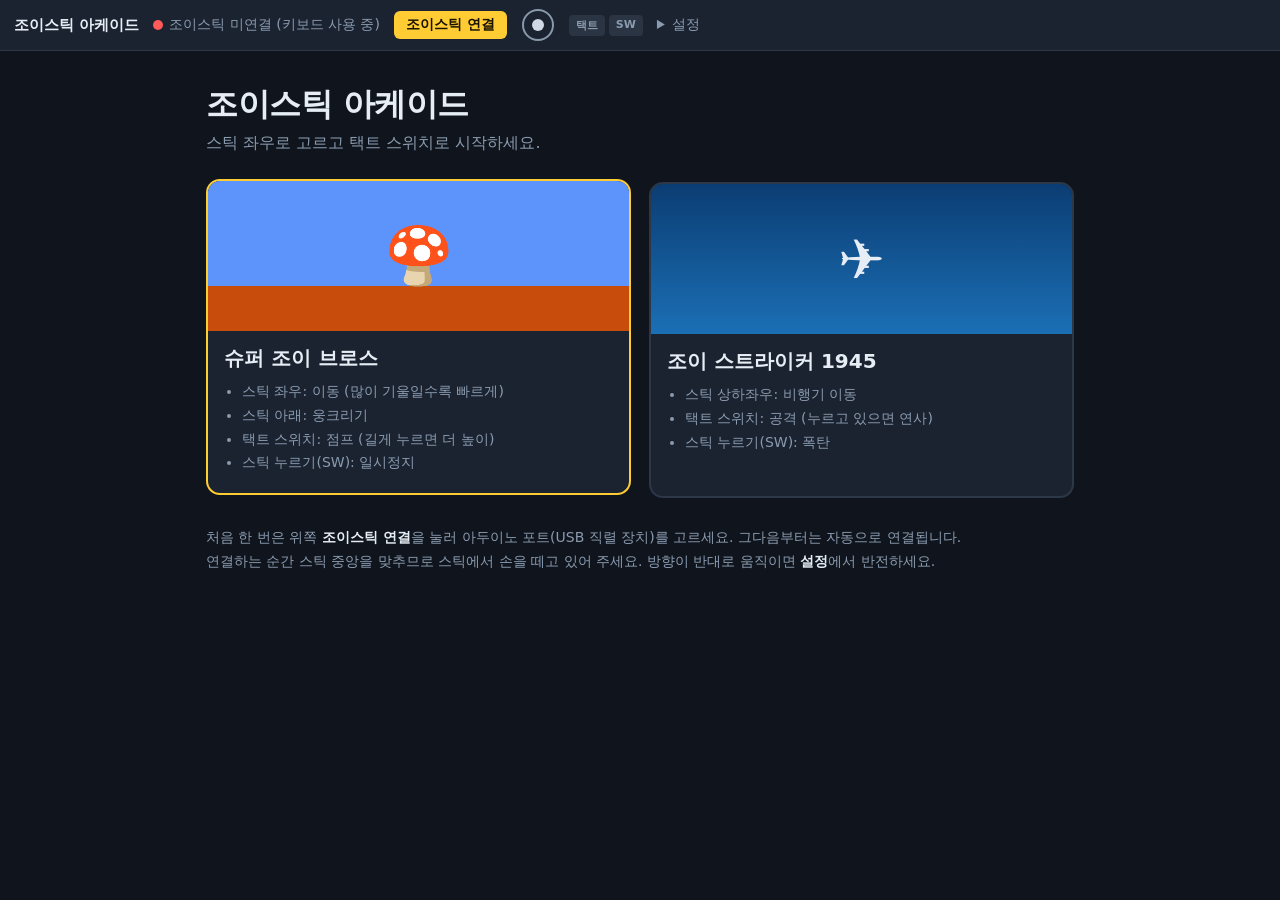
<file: labs/04_joystick/web/index.html>
<!doctype html>
<html lang="ko">
<head>
<meta charset="utf-8">
<meta name="viewport" content="width=device-width, initial-scale=1">
<title>조이스틱 아케이드</title>
<link rel="stylesheet" href="style.css">
<style>
  main { max-width: 900px; margin: 0 auto; padding: 32px 16px; }
  h1 { margin: 0 0 6px; font-size: 32px; letter-spacing: -0.5px; }
  .sub { margin: 0 0 28px; color: var(--muted); }
  .cards { display: grid; grid-template-columns: repeat(auto-fit, minmax(260px, 1fr)); gap: 18px; }
  .card {
    display: block;
    text-decoration: none;
    color: var(--text);
    background: var(--bar);
    border: 2px solid var(--line);
    border-radius: 14px;
    overflow: hidden;
    transition: transform 0.12s, border-color 0.12s;
  }
  .card.sel { border-color: var(--accent); transform: translateY(-3px); }
  .card .art { height: 150px; display: grid; place-items: center; font-size: 56px; }
  .card.platform .art { background: linear-gradient(#5c94fc 70%, #c84c0c 70%); }
  .card.shooter .art { background: linear-gradient(#0b3d73, #1b6fb5); }
  .card .body { padding: 14px 16px 18px; }
  .card h2 { margin: 0 0 8px; font-size: 20px; }
  .card ul { margin: 0; padding-left: 18px; color: var(--muted); font-size: 14px; line-height: 1.7; }
  .help { margin-top: 28px; color: var(--muted); font-size: 14px; line-height: 1.7; }
  .help b { color: var(--text); }
</style>
</head>
<body>
<main>
  <h1>조이스틱 아케이드</h1>
  <p class="sub">스틱 좌우로 고르고 택트 스위치로 시작하세요.</p>
  <div class="cards">
    <a class="card platform sel" href="platform.html">
      <div class="art">🍄</div>
      <div class="body">
        <h2>슈퍼 조이 브로스</h2>
        <ul>
          <li>스틱 좌우: 이동 (많이 기울일수록 빠르게)</li>
          <li>스틱 아래: 웅크리기</li>
          <li>택트 스위치: 점프 (길게 누르면 더 높이)</li>
          <li>스틱 누르기(SW): 일시정지</li>
        </ul>
      </div>
    </a>
    <a class="card shooter" href="shooter.html">
      <div class="art">✈️</div>
      <div class="body">
        <h2>조이 스트라이커 1945</h2>
        <ul>
          <li>스틱 상하좌우: 비행기 이동</li>
          <li>택트 스위치: 공격 (누르고 있으면 연사)</li>
          <li>스틱 누르기(SW): 폭탄</li>
        </ul>
      </div>
    </a>
  </div>
  <p class="help">
    처음 한 번은 위쪽 <b>조이스틱 연결</b>을 눌러 아두이노 포트(USB 직렬 장치)를 고르세요. 그다음부터는 자동으로 연결됩니다.<br>
    연결하는 순간 스틱 중앙을 맞추므로 스틱에서 손을 떼고 있어 주세요. 방향이 반대로 움직이면 <b>설정</b>에서 반전하세요.
  </p>
</main>
<script type="module">
  import { input, mountBar, runLoop } from './joy.js';
  mountBar('조이스틱 아케이드', { home: false });
  const cards = [...document.querySelectorAll('.card')];
  let sel = 0;
  const select = i => {
    sel = (i + cards.length) % cards.length;
    cards.forEach((c, j) => c.classList.toggle('sel', j === sel));
  };
  cards.forEach((c, i) => c.addEventListener('mouseenter', () => select(i)));
  runLoop(() => {
    if (input.leftDown || input.upDown) select(sel - 1);
    if (input.rightDown || input.downDown) select(sel + 1);
    if (input.btnDown) location.href = cards[sel].getAttribute('href');
  }, () => {});
</script>
</body>
</html>
</file>
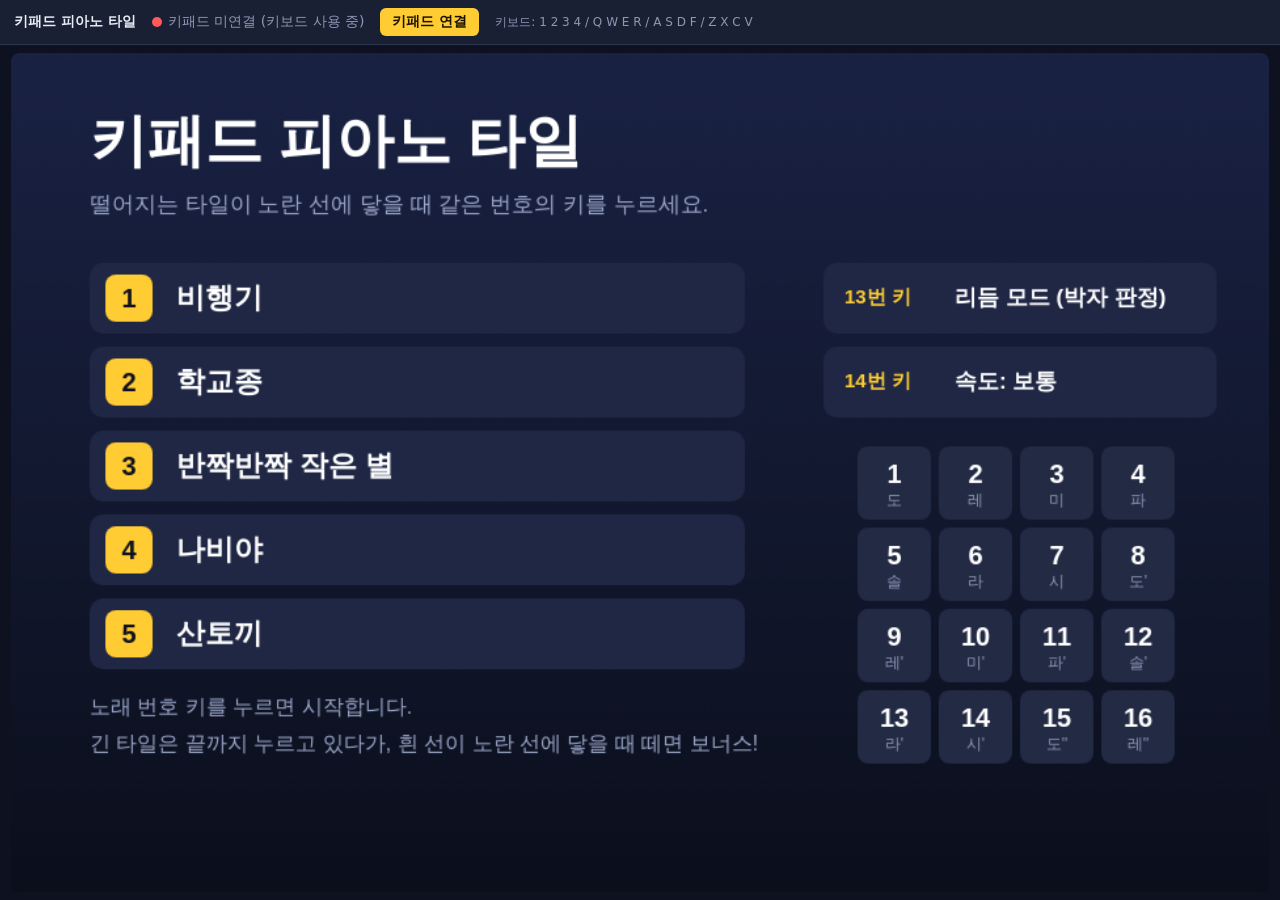
<file: labs/07_piano_tiles/web/index.html>
<!doctype html>
<html lang="ko">
<head>
<meta charset="utf-8">
<meta name="viewport" content="width=device-width, initial-scale=1">
<title>키패드 피아노 타일</title>
<style>
  :root {
    --bg: #0e1220;
    --bar: #1a2034;
    --line: #2b3450;
    --text: #e8ecf6;
    --muted: #8d97b5;
    --accent: #ffcc33;
    --ok: #3ddc84;
    --off: #ff5a5a;
    --warn: #ffb020;
  }
  * { box-sizing: border-box; }
  html, body { margin: 0; background: var(--bg); color: var(--text); font-family: "Malgun Gothic", "Apple SD Gothic Neo", system-ui, sans-serif; }
  .padbar { display: flex; flex-wrap: wrap; align-items: center; gap: 8px 16px; padding: 8px 14px; background: var(--bar); border-bottom: 1px solid var(--line); font-size: 14px; }
  .padbar .status { display: inline-flex; align-items: center; gap: 6px; color: var(--muted); }
  .padbar .dot { width: 10px; height: 10px; border-radius: 50%; background: var(--off); display: inline-block; }
  .padbar .dot[data-s="on"] { background: var(--ok); box-shadow: 0 0 8px var(--ok); }
  .padbar button { font: inherit; font-weight: 700; color: #1b1300; background: var(--accent); border: 0; border-radius: 6px; padding: 5px 12px; cursor: pointer; }
  .padbar .hint { color: var(--muted); font-size: 12px; }
  .padbar .msg { color: var(--warn); font-size: 13px; }
  canvas { display: block; margin: 8px auto; border-radius: 8px; background: #000; }
</style>
</head>
<body>
<canvas id="game" width="960" height="640"></canvas>
<script type="module" src="tiles.js"></script>
</body>
</html>
</file>
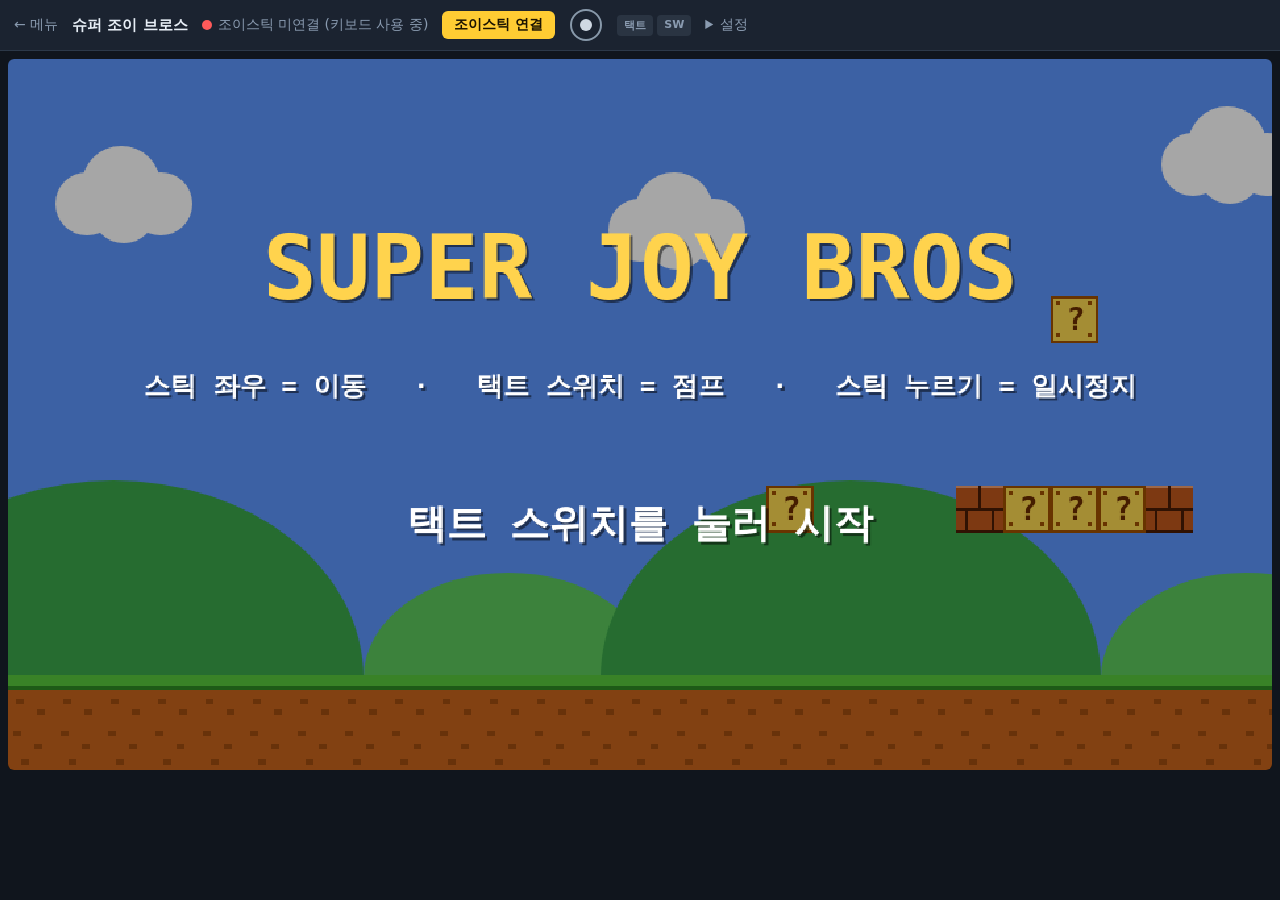
<file: labs/04_joystick/web/platform.html>
<!doctype html>
<html lang="ko">
<head>
<meta charset="utf-8">
<meta name="viewport" content="width=device-width, initial-scale=1">
<title>슈퍼 조이 브로스</title>
<link rel="stylesheet" href="style.css">
</head>
<body>
<canvas id="game" class="game" width="960" height="540"></canvas>
<script type="module" src="platform.js"></script>
</body>
</html>
</file>
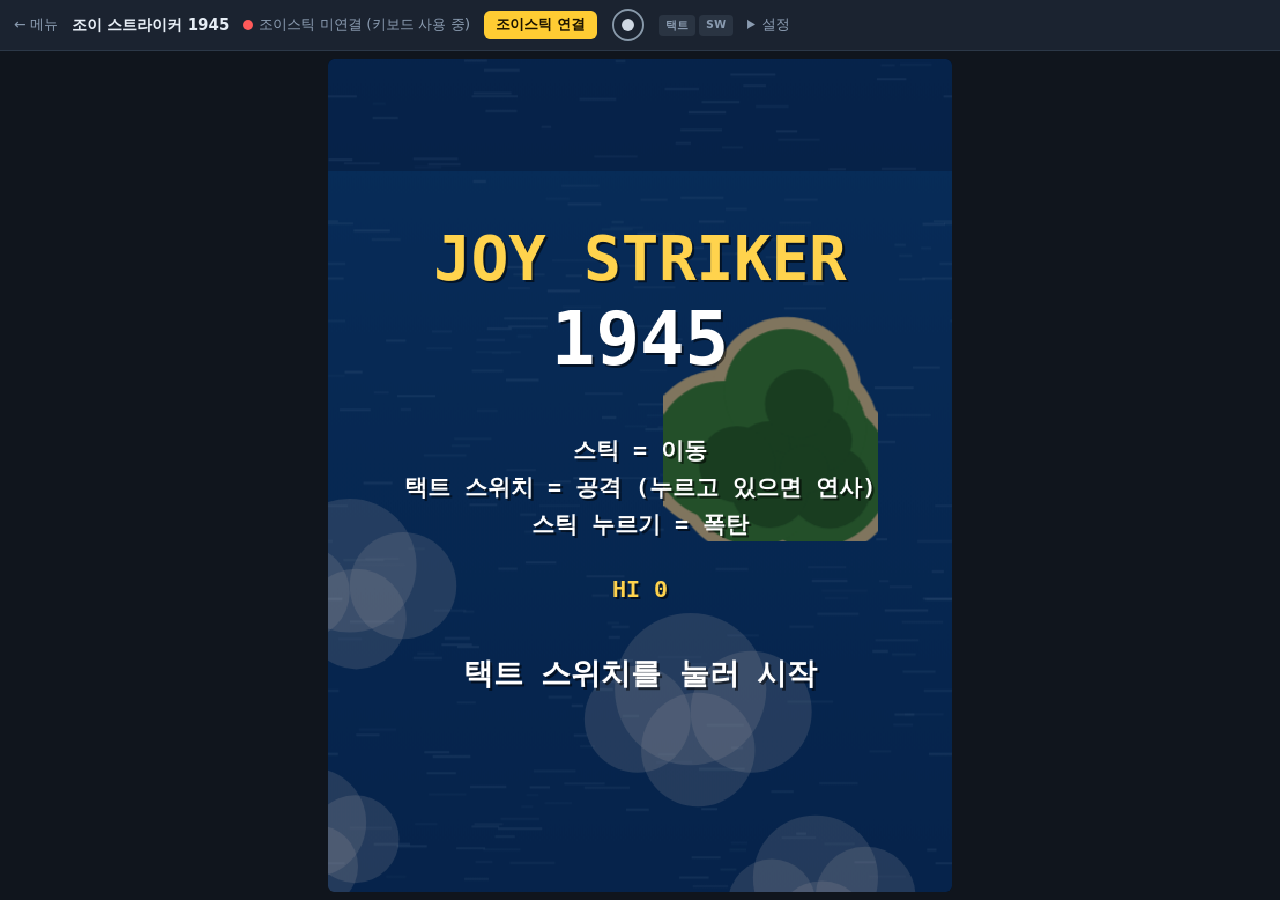
<file: labs/04_joystick/web/shooter.html>
<!doctype html>
<html lang="ko">
<head>
<meta charset="utf-8">
<meta name="viewport" content="width=device-width, initial-scale=1">
<title>조이 스트라이커 1945</title>
<link rel="stylesheet" href="style.css">
</head>
<body>
<canvas id="game" class="game" width="540" height="720"></canvas>
<script type="module" src="shooter.js"></script>
</body>
</html>
</file>
<file: labs/04_joystick/web/style.css>
:root {
  --bg: #10151d;
  --bar: #1b2330;
  --line: #2c3848;
  --text: #e6edf5;
  --muted: #8a9bb0;
  --accent: #ffcc33;
  --ok: #3ddc84;
  --warn: #ffb020;
  --off: #ff5a5a;
}

* { box-sizing: border-box; }

html, body {
  margin: 0;
  background: var(--bg);
  color: var(--text);
  font-family: "Malgun Gothic", "Apple SD Gothic Neo", system-ui, sans-serif;
}

body { min-height: 100vh; }

.joybar {
  display: flex;
  flex-wrap: wrap;
  align-items: center;
  gap: 10px 14px;
  padding: 8px 14px;
  background: var(--bar);
  border-bottom: 1px solid var(--line);
  font-size: 14px;
  position: relative;
  z-index: 10;
}

.joybar .home { color: var(--muted); text-decoration: none; }
.joybar .home:hover { color: var(--text); }
.joybar .title { font-size: 15px; }
.joybar .status { display: inline-flex; align-items: center; gap: 6px; color: var(--muted); }
.joybar .dot { width: 10px; height: 10px; border-radius: 50%; background: var(--off); display: inline-block; }
.joybar .dot[data-s="on"] { background: var(--ok); box-shadow: 0 0 8px var(--ok); }
.joybar .dot[data-s="wait"] { background: var(--warn); }

.joybar button {
  font: inherit;
  color: #1b1300;
  background: var(--accent);
  border: 0;
  border-radius: 6px;
  padding: 5px 12px;
  cursor: pointer;
  font-weight: 700;
}

.joybar .stick { width: 34px; height: 34px; }
.joybar .btns { display: inline-flex; gap: 4px; }
.joybar .btns b {
  font-size: 11px;
  padding: 3px 7px;
  border-radius: 4px;
  background: #2a3442;
  color: var(--muted);
}
.joybar .btns b.on { background: var(--accent); color: #1b1300; }

.joybar .settings summary { cursor: pointer; color: var(--muted); }
.joybar .settings .panel {
  position: absolute;
  top: 100%;
  margin-top: 6px;
  background: var(--bar);
  border: 1px solid var(--line);
  border-radius: 8px;
  padding: 12px 14px;
  display: grid;
  gap: 8px;
  min-width: 260px;
  max-width: calc(100vw - 32px);
  box-shadow: 0 8px 24px rgba(0, 0, 0, 0.4);
}
.joybar .settings .panel button { justify-self: start; }
.joybar .raw { margin: 0; font-family: Consolas, monospace; font-size: 12px; color: var(--muted); }
.joybar .hint { margin: 0; font-size: 12px; color: var(--muted); }
.joybar .msg { color: var(--warn); font-size: 13px; }

canvas.game {
  display: block;
  margin: 8px auto;
  background: #000;
  border-radius: 6px;
  image-rendering: pixelated;
}
</file>
